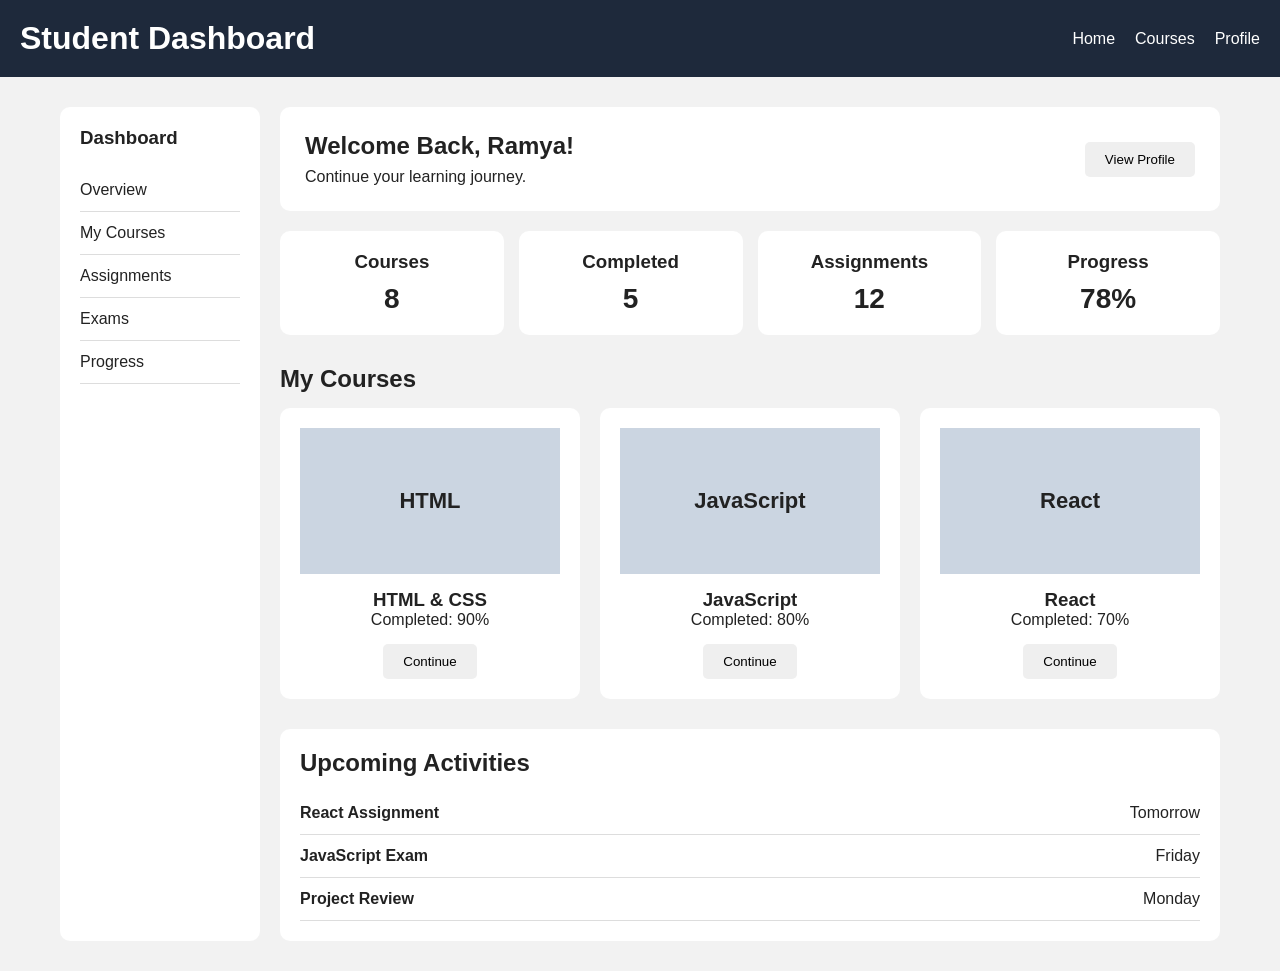
<file: EMCwk3.html>
<!DOCTYPE html>
<html lang="en">

<head>

    <meta charset="UTF-8">

    <!-- <meta name="viewport"
          content="width=device-width, initial-scale=1.0"> -->

    <title>Student Dashboard</title>


    <style>

        /* =================================
           BASIC RESET
        ================================= */

        * {
            margin: 0;
            padding: 0;
            box-sizing: border-box;
        }

        body {
            font-family: Arial, sans-serif;
            background: #f2f2f2;
            color: #222;
        }


        /* =================================
           HEADER - FLEXBOX
        ================================= */

        .header {
            background: #1e293b;
            color: white;

            display: flex;

            justify-content: space-between;

            align-items: center;

            padding: 20px;

            min-width: 300px;
        }


        /* Navigation */

        nav {
            display: flex;

            gap: 20px;
        }

        nav a {
            color: white;

            text-decoration: none;
        }


        /* =================================
           DASHBOARD - GRID
        ================================= */

        .dashboard {

            max-width: 1200px;

            min-width: 300px;

            margin: 30px auto;

            padding: 0 20px;

            display: grid;

            grid-template-columns: 200px 1fr;

            gap: 20px;
        }


        /* =================================
           SIDEBAR
        ================================= */

        .sidebar {

            background: white;

            padding: 20px;

            border-radius: 10px;
        }

        .sidebar h3 {
            margin-bottom: 20px;
        }

        .sidebar ul {
            list-style: none;
        }

        .sidebar li {

            padding: 12px 0;

            border-bottom: 1px solid #ddd;

            cursor: pointer;
        }


        /* =================================
           WELCOME - FLEXBOX
        ================================= */

        .welcome {

            background: white;

            padding: 25px;

            border-radius: 10px;

            margin-bottom: 20px;

            display: flex;

            justify-content: space-between;

            align-items: center;

            gap: 20px;
        }

        .welcome h2 {
            margin-bottom: 8px;
        }

        button {

            padding: 10px 20px;

            border: none;

            border-radius: 5px;

            cursor: pointer;
        }


        /* =================================
           STATISTICS - GRID
        ================================= */

        .stats {

            display: grid;

            grid-template-columns:
                repeat(4, 1fr);

            gap: 15px;

            margin-bottom: 30px;
        }


        .stat-card {

            background: white;

            padding: 20px;

            border-radius: 10px;

            text-align: center;

            min-width: 150px;
        }

        .stat-card p {

            font-size: 28px;

            font-weight: bold;

            margin-top: 10px;
        }


        /* =================================
           COURSES - GRID
        ================================= */

        .section-title {

            margin-bottom: 15px;
        }


        .courses {

            display: grid;

            grid-template-columns:
                repeat(3, 1fr);

            gap: 20px;
        }


        /* =================================
           COURSE CARD
        ================================= */

        .card {

            background: white;

            padding: 20px;

            border-radius: 10px;

            text-align: center;

            min-width: 200px;
        }


        /* =================================
           ASPECT RATIO + FLEXBOX
        ================================= */

        .image {

            background: #cbd5e1;

            aspect-ratio: 16 / 9;

            margin-bottom: 15px;

            display: flex;

            justify-content: center;

            align-items: center;

            font-size: 22px;

            font-weight: bold;
        }


        .card button {

            margin-top: 15px;
        }


        /* =================================
           UPCOMING ACTIVITIES
        ================================= */

        .upcoming {

            background: white;

            padding: 20px;

            margin-top: 30px;

            border-radius: 10px;
        }

        .upcoming h2 {

            margin-bottom: 15px;
        }


        .activity {

            display: flex;

            justify-content: space-between;

            align-items: center;

            padding: 12px 0;

            border-bottom: 1px solid #ddd;
        }


        /* =================================
           TABLET - MEDIA QUERY
        ================================= */

        @media (max-width: 900px) {

            .dashboard {

                grid-template-columns:
                    150px 1fr;
            }


            .stats {

                grid-template-columns:
                    repeat(2, 1fr);
            }


            .courses {

                grid-template-columns:
                    repeat(2, 1fr);
            }

        }


        /* =================================
           MOBILE - MEDIA QUERY
        ================================= */

        @media (max-width: 600px) {

            /* Header */

            .header {

                flex-direction: column;

                gap: 15px;

                text-align: center;
            }


            /* Navigation */

            nav {

                gap: 15px;

                flex-wrap: wrap;

                justify-content: center;
            }


            /* Dashboard */

            .dashboard {

                grid-template-columns: 1fr;

                margin-top: 20px;
            }


            /* Hide Sidebar */

            .sidebar {

                display: none;
            }


            /* Welcome */

            .welcome {

                flex-direction: column;

                text-align: center;
            }


            /* Statistics */

            .stats {

                grid-template-columns:
                    repeat(2, 1fr);
            }


            /* Courses */

            .courses {

                grid-template-columns: 1fr;
            }

        }


        /* =================================
           VERY SMALL SCREEN
        ================================= */

        @media (max-width: 400px) {

            .stats {

                grid-template-columns: 1fr;
            }

        }


        /* =================================
           PRINT
        ================================= */

        @media print {

            .header,
            .sidebar,
            button,
            nav {

                display: none;
            }

            body {

                background: white;
            }

            .dashboard {

                display: block;

                max-width: none;
            }

        }

    </style>

</head>


<body>


    <!-- =================================
         HEADER
    ================================= -->

    <header class="header">

        <h1>Student Dashboard</h1>

        <nav>

            <a href="#">Home</a>

            <a href="#">Courses</a>

            <a href="#">Profile</a>

        </nav>

    </header>



    <!-- =================================
         DASHBOARD
    ================================= -->

    <div class="dashboard">


        <!-- SIDEBAR -->

        <aside class="sidebar">

            <h3>Dashboard</h3>

            <ul>

                <li>Overview</li>

                <li>My Courses</li>

                <li>Assignments</li>

                <li>Exams</li>

                <li>Progress</li>

            </ul>

        </aside>



        <!-- MAIN CONTENT -->

        <main>


            <!-- WELCOME -->

            <section class="welcome">

                <div>

                    <h2>
                        Welcome Back, Ramya!
                    </h2>

                    <p>
                        Continue your learning journey.
                    </p>

                </div>

                <button>
                    View Profile
                </button>

            </section>



            <!-- STATISTICS -->

            <section class="stats">


                <div class="stat-card">

                    <h3>Courses</h3>

                    <p>8</p>

                </div>


                <div class="stat-card">

                    <h3>Completed</h3>

                    <p>5</p>

                </div>


                <div class="stat-card">

                    <h3>Assignments</h3>

                    <p>12</p>

                </div>


                <div class="stat-card">

                    <h3>Progress</h3>

                    <p>78%</p>

                </div>


            </section>



            <!-- COURSES -->

            <section>

                <h2 class="section-title">
                    My Courses
                </h2>


                <div class="courses">


                    <!-- HTML -->

                    <div class="card">

                        <div class="image">
                            HTML
                        </div>

                        <h3>
                            HTML & CSS
                        </h3>

                        <p>
                            Completed: 90%
                        </p>

                        <button>
                            Continue
                        </button>

                    </div>



                    <!-- JAVASCRIPT -->

                    <div class="card">

                        <div class="image">
                            JavaScript
                        </div>

                        <h3>
                            JavaScript
                        </h3>

                        <p>
                            Completed: 80%
                        </p>

                        <button>
                            Continue
                        </button>

                    </div>



                    <!-- REACT -->

                    <div class="card">

                        <div class="image">
                            React
                        </div>

                        <h3>
                            React
                        </h3>

                        <p>
                            Completed: 70%
                        </p>

                        <button>
                            Continue
                        </button>

                    </div>


                </div>

            </section>



            <!-- UPCOMING ACTIVITIES -->

            <section class="upcoming">

                <h2>
                    Upcoming Activities
                </h2>


                <div class="activity">

                    <strong>
                        React Assignment
                    </strong>

                    <span>
                        Tomorrow
                    </span>

                </div>


                <div class="activity">

                    <strong>
                        JavaScript Exam
                    </strong>

                    <span>
                        Friday
                    </span>

                </div>


                <div class="activity">

                    <strong>
                        Project Review
                    </strong>

                    <span>
                        Monday
                    </span>

                </div>


            </section>


        </main>

    </div>


</body>

</html>
</file>
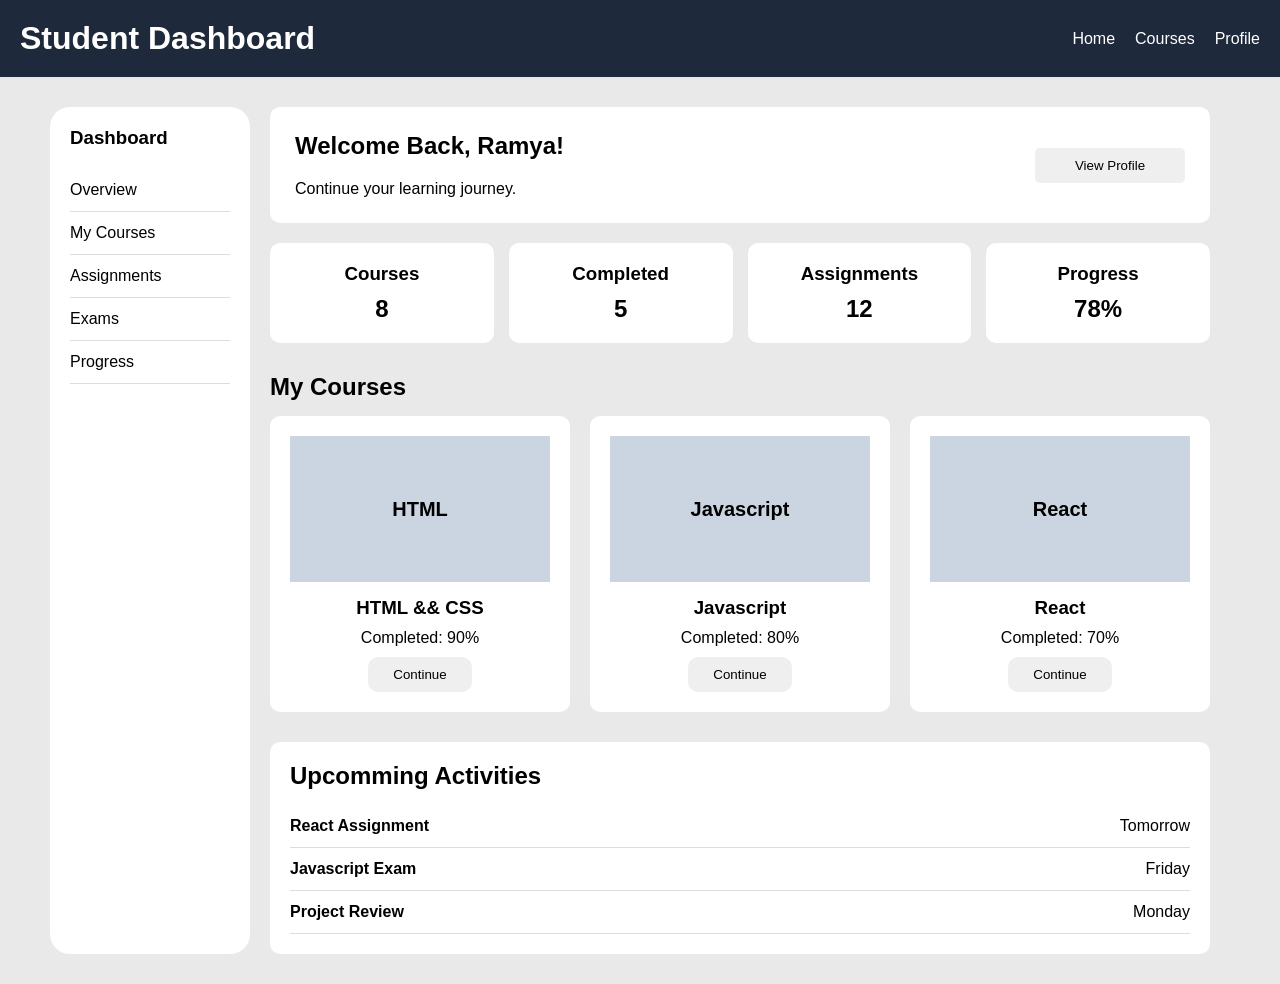
<file: StudentDashboard.html>
<html>
    <head>
        <title>Student Dashboard</title>
         <meta name="viewport"
          content="width=device-width, initial-scale=1.0">
          <link rel="stylesheet" href="dashboardstyle.css">
    </head>
    <body>
        <header class="header">
            <h1>Student Dashboard</h1>
            <nav>
                <a href="#">Home</a>
                <a href="#">Courses</a>
                <a href="#">Profile</a>
            </nav>
        </header>
        <div class="dashboard">
            <aside class="sidebar">
                <h3>Dashboard</h3>
                <ul>
                    <li>Overview</li>
                    <li>My Courses</li>
                    <li>Assignments</li>
                    <li>Exams</li>
                    <li>Progress</li>
                </ul>
            </aside>
            <main>
                <section class="welcome">
                    <div>
                        <h2>Welcome Back, Ramya!</h2>
                        <p>Continue your learning journey.</p>
                    </div>
                    <button>
                        View Profile
                    </button>
                </section>
                <section class="stats">
                    <div class="stat-card">
                        <h3>Courses</h3>
                        <p>8</p>
                    </div>
                    <div class="stat-card">
                        <h3>Completed</h3>
                        <p>5</p>
                    </div>
                    <div class="stat-card">
                        <h3>Assignments</h3>
                        <p>12</p>
                    </div>
                    <div class="stat-card">
                        <h3>Progress</h3>
                        <p>78%</p>
                    </div>
                </section>
                <h2 class="section-title">My Courses</h2>
                <section class="courses">
                    <div class="card">
                        <div class="image">HTML</div>
                        <h3>HTML && CSS</h3>
                        <p>Completed: 90%</p>
                        <button>Continue</button>
                    </div>
                    <div class="card">
                        <div class="image">Javascript</div>
                        <h3>Javascript</h3>
                        <p>Completed: 80%</p>
                        <button>Continue</button>
                    </div>
                    <div class="card">
                        <div class="image">React</div>
                        <h3>React</h3>
                        <p>Completed: 70%</p>
                        <button>Continue</button>
                    </div>
                </section>
                <section class="upcoming">
                    <h2>Upcomming Activities</h2>
                    <div class="activity">
                        <strong>React Assignment</strong>
                        <span>Tomorrow</span>
                    </div>
                    <div class="activity">
                        <strong>Javascript Exam</strong>
                        <span>Friday</span>
                    </div>
                    <div class="activity">
                        <strong>Project Review</strong>
                        <span>Monday</span>
                    </div>
                </section>
            </main>
        </div>
    </body>
</html>
</file>
<file: dashboardstyle.css>
* {
    margin: 0;
    padding: 0;
    box-sizing: border-box;
}

body {
    font-family: Arial;
    background: #eae9e9;
}

.header {
    background: #1e293b;
    color: white;
    display: flex;
    justify-content: space-between;
    padding: 20px;
    align-items: center;
}

nav {
    display: flex;
    gap: 20px;
}

nav a {
    color: white;
    text-decoration: none;
}
.dashboard {
    max-width: 1200px;
    margin:30px;
    padding: 0 20px;
    display: grid;
    grid-template-columns: 200px 1fr;
    gap: 20px;
}
.sidebar {
    background: white;
    border-radius: 20px;
    padding: 20px;
}
.sidebar h3 {
    margin-bottom: 20px;
}
.sidebar ul {
    list-style: none;
}

.sidebar li {
    padding: 12px 0;
    border-bottom: 1px solid #ddd;
}

.welcome {
    background: white;
    padding: 25px;
    border-radius: 10px;
    margin-bottom: 20px;
    display: flex;
    justify-content: space-between;
    align-items: center;
}
.welcome h2 {
    margin-bottom: 20px;
}
.welcome button{
    padding: 10px 20px;
    border-radius: 5px;
    border: none;
    width: 150px;
}
.stats {
    display: grid;
    grid-template-columns:repeat(4,1fr);
    gap: 15px;
    margin-bottom: 30px;
}
.stat-card{
    background: white;
    padding: 20px;
    border-radius: 10px;
    text-align: center;
}
.stat-card p {
    font-size: 24px;
    font-weight: bold;
    margin-top: 10px;
}
.section-title {
    margin-bottom: 15px;
}
.courses{
    display: grid;
    grid-template-columns:repeat(3,1fr);
    gap: 20px;
}
.card{
    background: white;
    padding: 20px;
    border-radius:10px;
    text-align: center;
    min-width: 200px;
}

.image{
    background: #cbd5e1;
    aspect-ratio: 16/9;
    margin-bottom: 15px; 
    display: flex;
    justify-content: center;
    align-items: center;
    font-size: 20px;
    font-weight: bold;
}

.card h3{
    margin-bottom: 10px;
}
.card p{
    margin-bottom: 10px;
}
.card button {
    border: none;
    padding: 10px 25px;
    border-radius: 10px;
}
.upcoming{
    background: white;
    padding: 20px;
    margin-top: 30px;
    border-radius: 10px;
}
.upcoming h2{
    margin-bottom: 15px;
}
.activity{
    display: flex;
    justify-content: space-between;
    align-items: center;
    padding: 12px 0;
    border-bottom: 1px solid #ddd;
}

@media(max-width:900px){
    .dashboard{
        grid-template-columns: 150px 1fr;
    }
    .stats{
        grid-template-columns: repeat(2,1fr);
    }
    .courses{
        grid-template-columns: repeat(2,1fr);
    }
}

@media(max-width: 600px){
    .header{
        flex-direction: column;
        gap: 15px;
        text-align: center;
    }

    nav{
        gap: 15px;
        justify-content: center;
        flex-wrap: wrap;
    }
    .dashboard{
        grid-template-columns: 1fr;
        margin-top: 20px;
    }
    .sidebar{
        display: none;
    }
    .welcome{
        flex-direction: column;
        text-align: center;
        align-items: center;
    }
    .welcome button{
        margin-top: 10px;
    }
     .stats{
        grid-template-columns: repeat(2,1fr);
    }
    .courses{
        grid-template-columns: 1fr;
    }
}

@media(max-width: 400px){
     .stats{
        grid-template-columns: 1fr
    }
}
</file>
